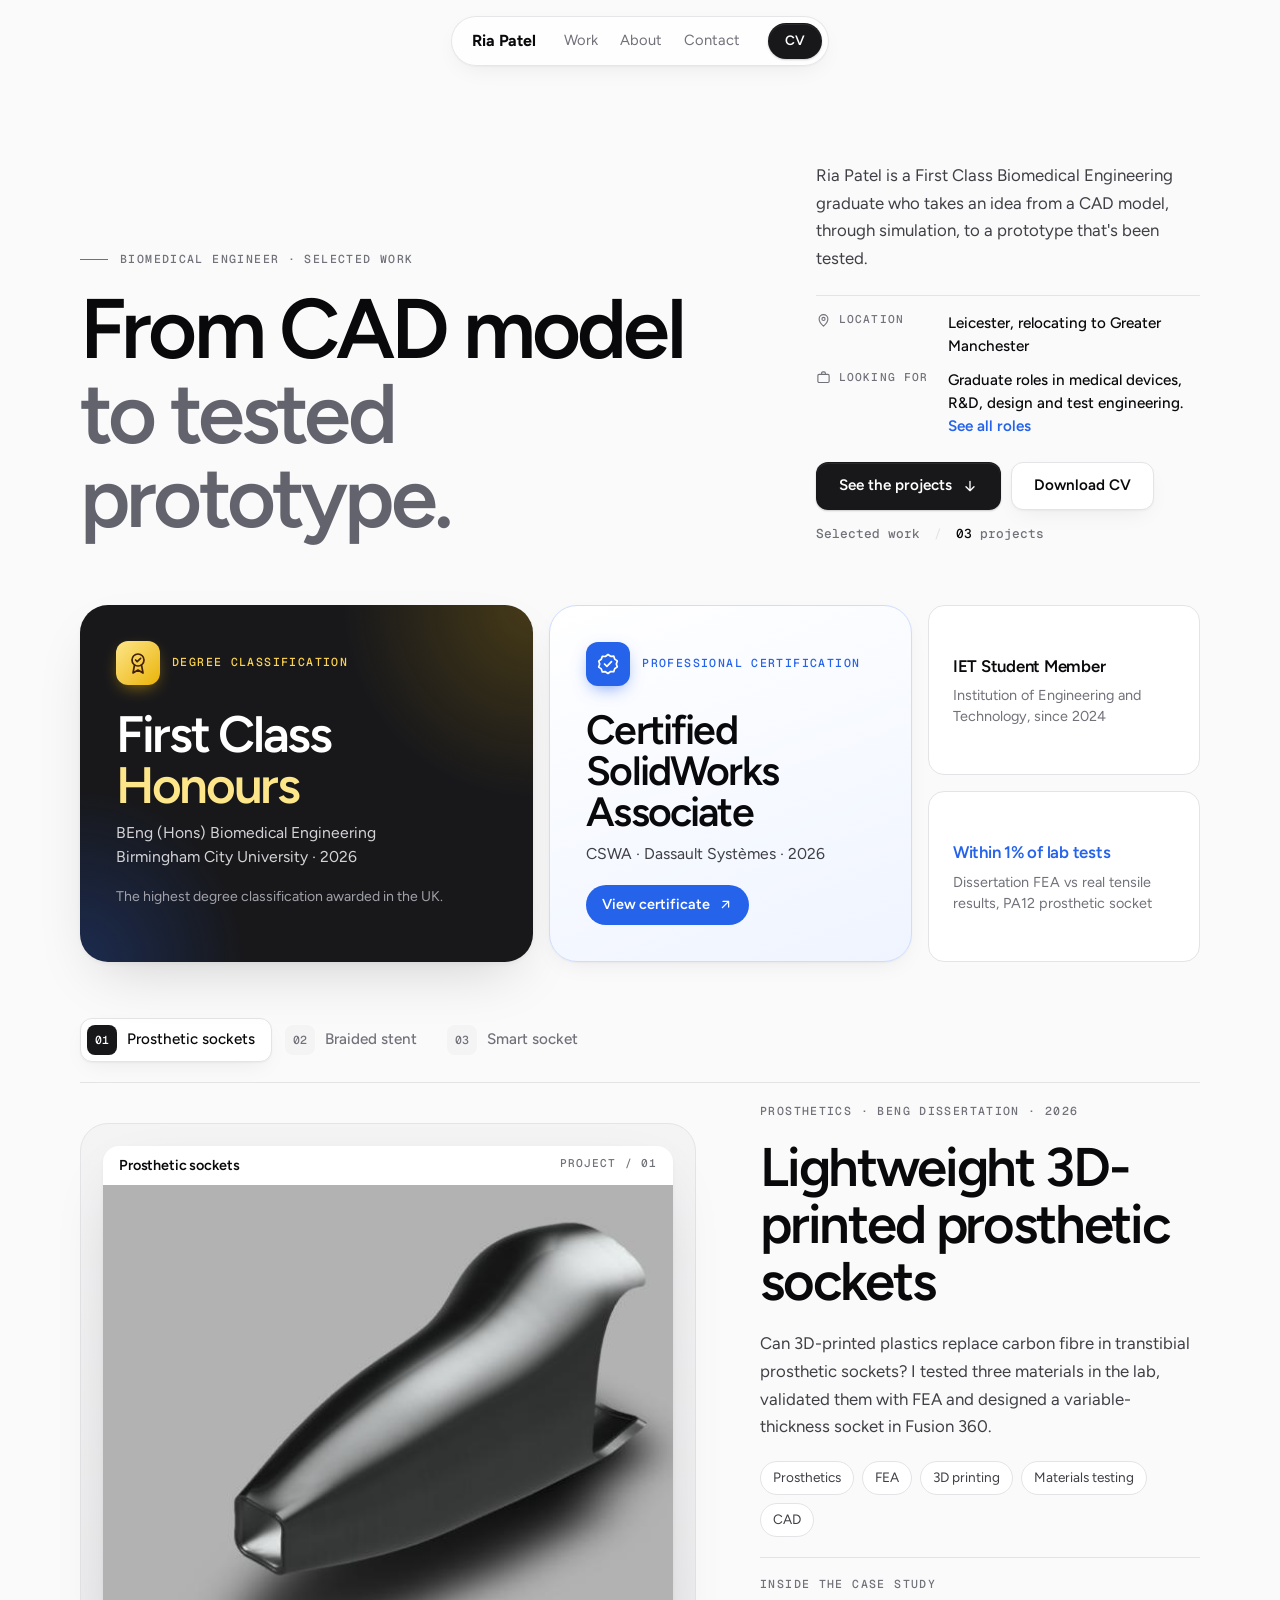
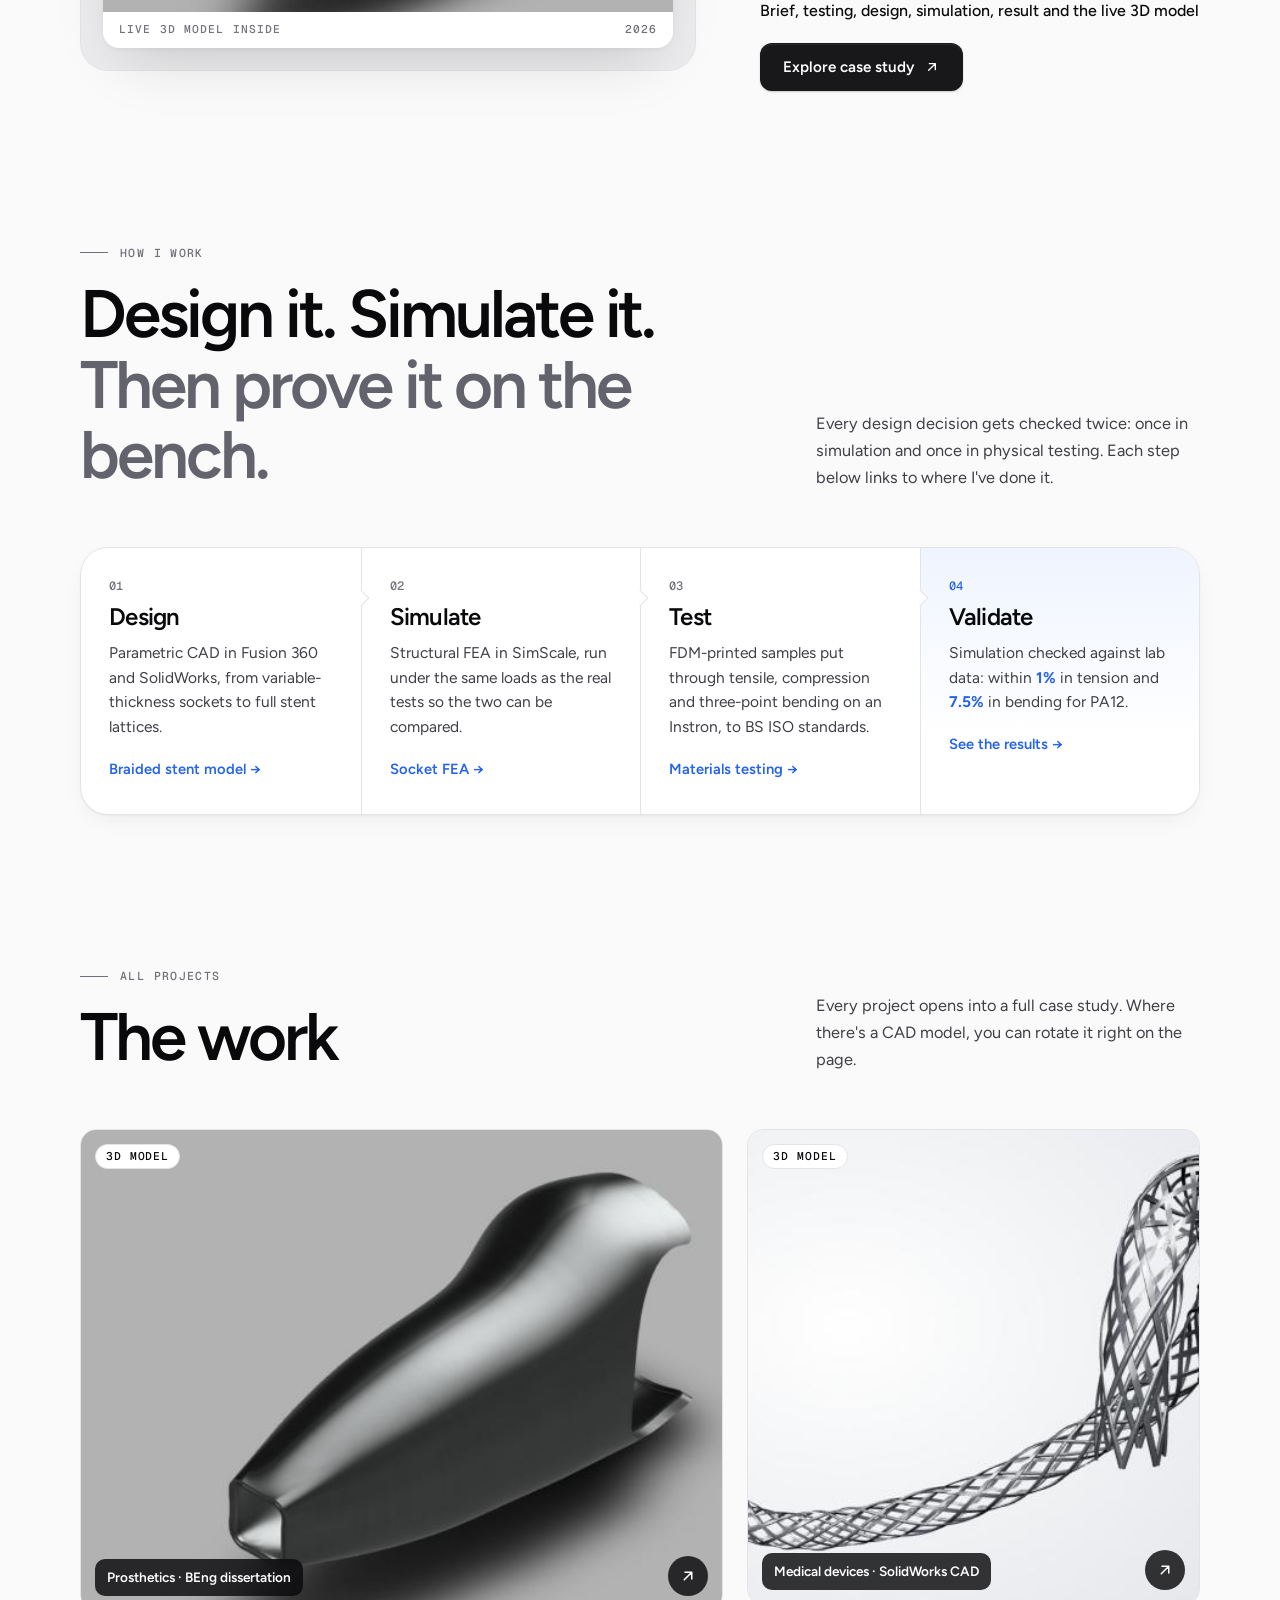
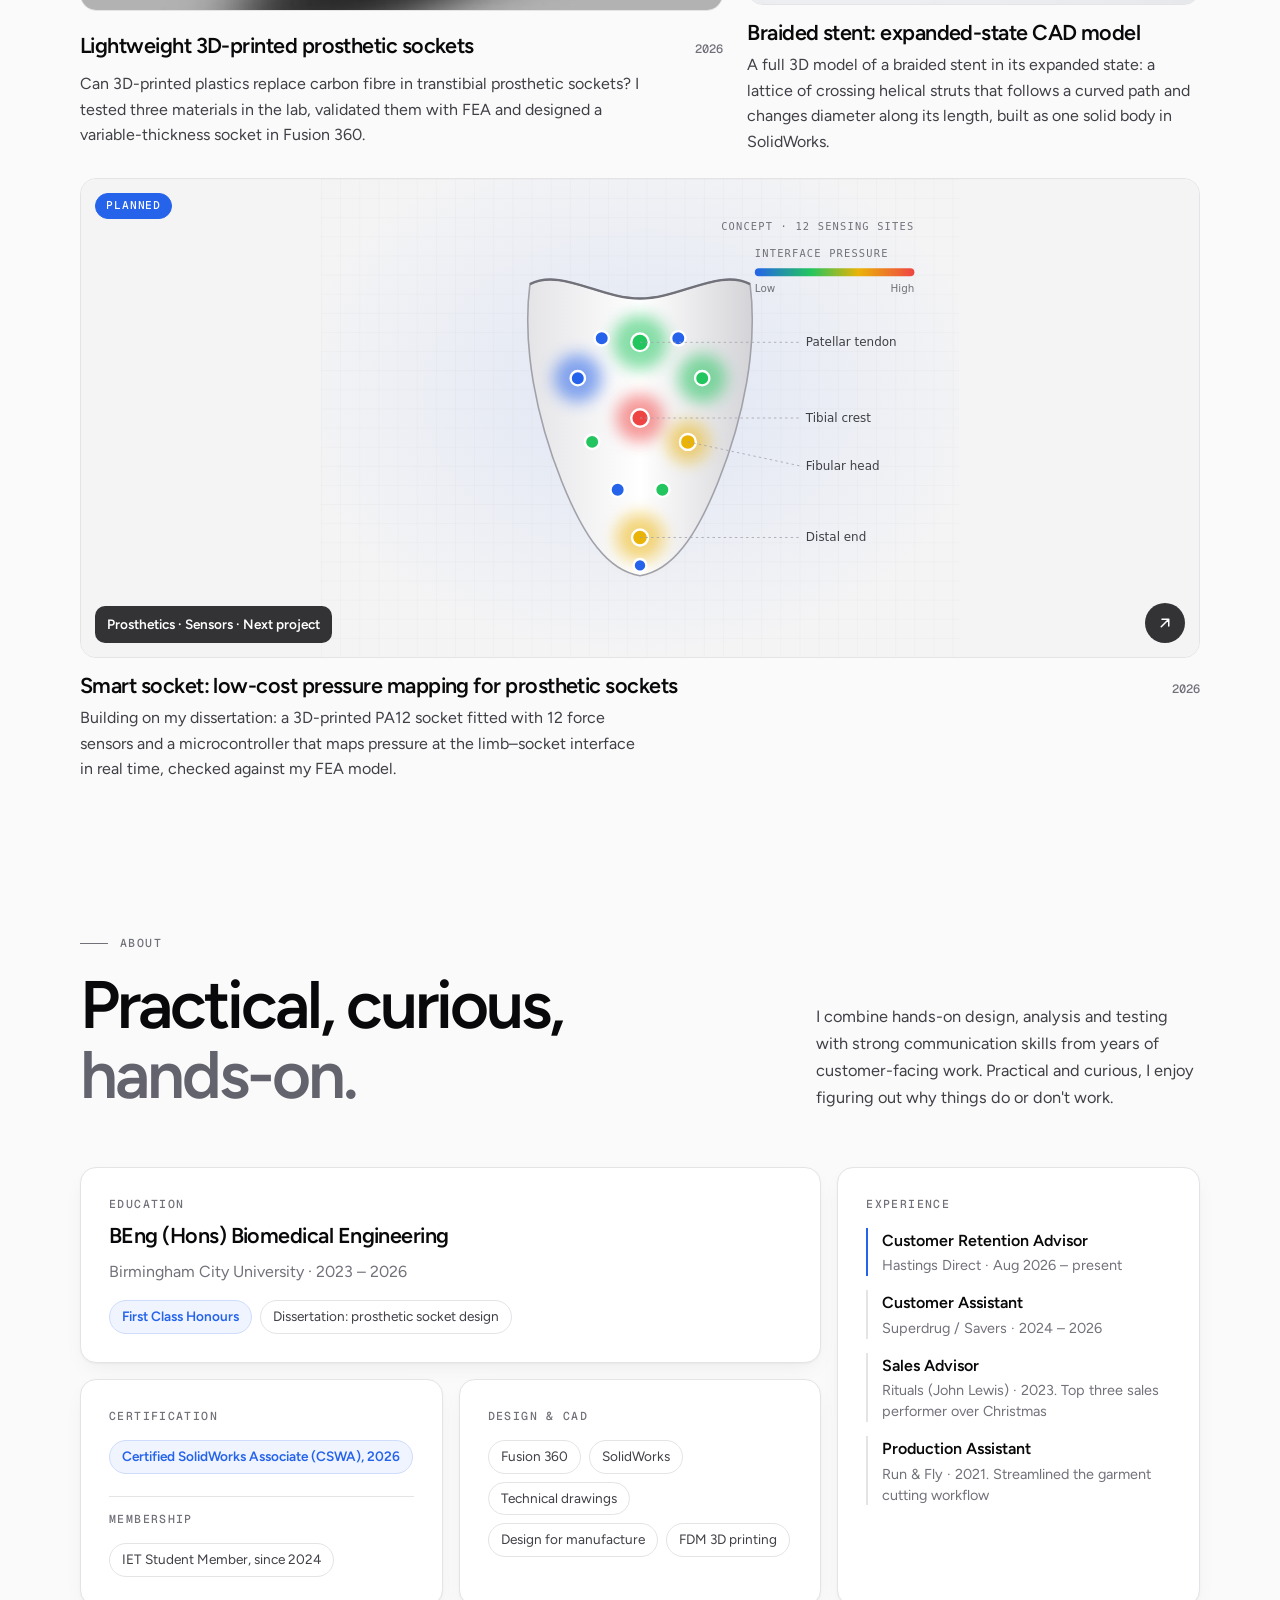
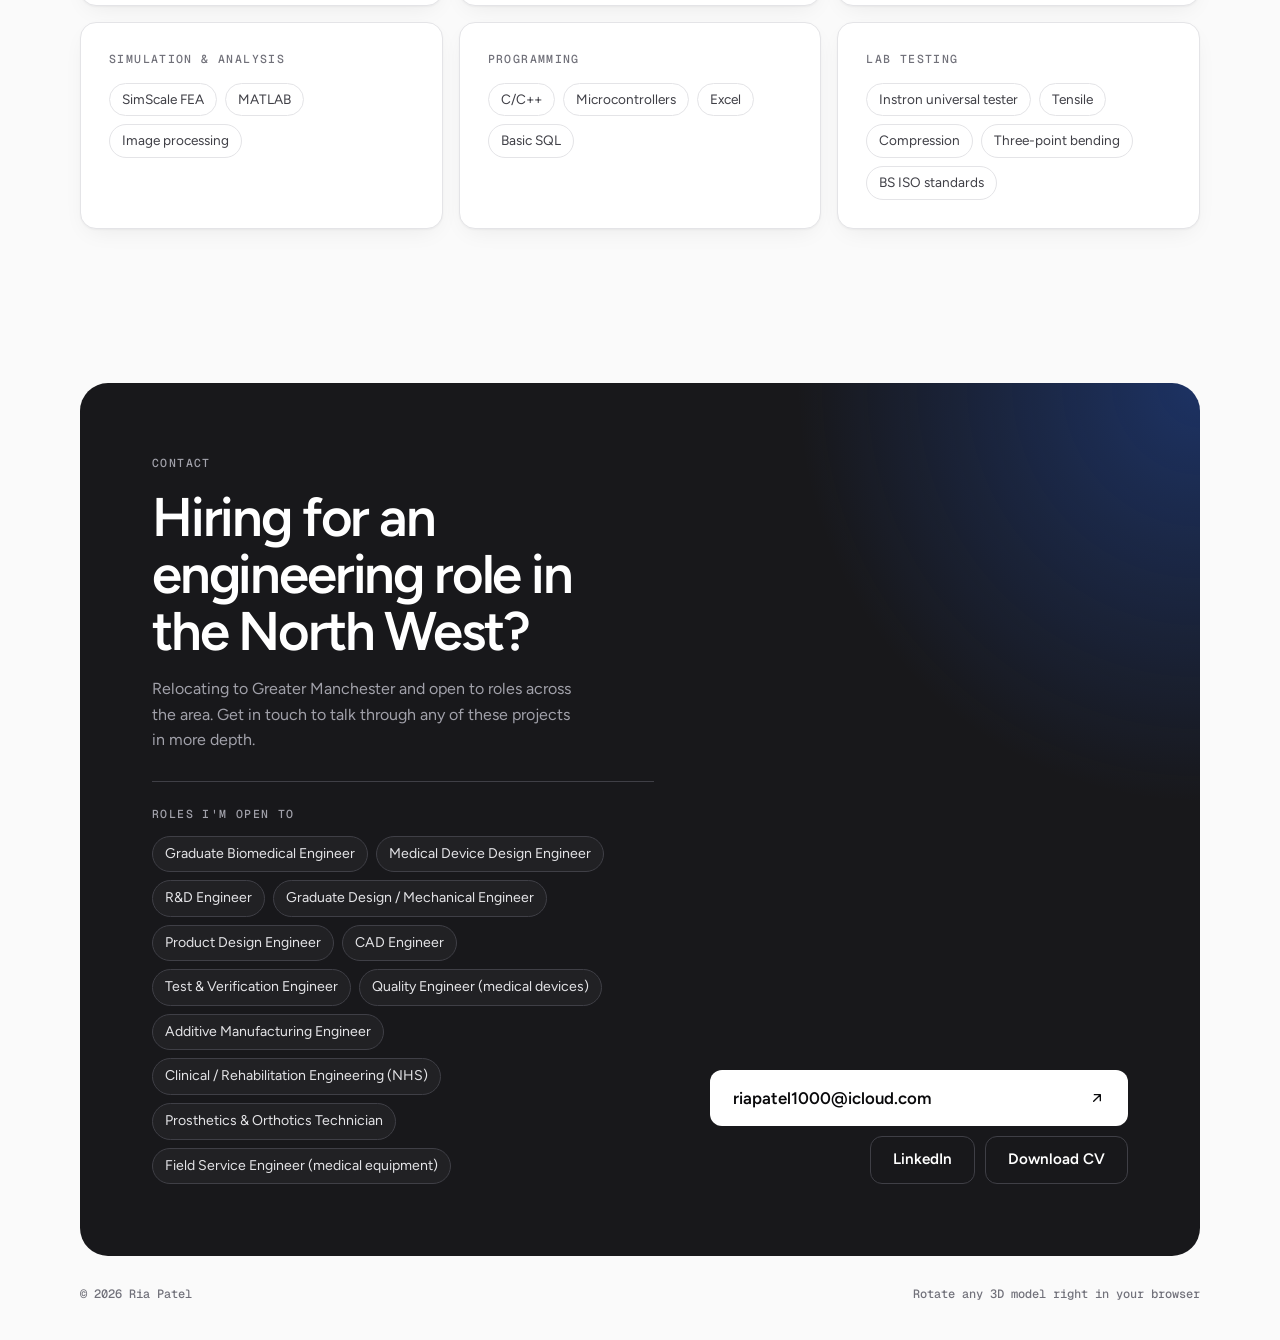
<file: index.html>
<!doctype html>
<html lang="en-GB">
<head>
  <meta charset="utf-8">
  <meta name="viewport" content="width=device-width, initial-scale=1">
  <title>Ria Patel | Biomedical Engineer</title>
  <meta name="description" content="Portfolio of Ria Patel, First Class BEng Biomedical Engineering graduate (Birmingham City University). Prosthetic socket design, FEA, 3D printing and mechanical testing.">
  <!-- Share previews (LinkedIn, WhatsApp, etc.). og:image must be a full URL; update it if the site moves to its own domain. -->
  <meta property="og:type" content="website">
  <meta property="og:title" content="Ria Patel | Biomedical Engineer">
  <meta property="og:description" content="First Class BEng Biomedical Engineering graduate. Prosthetic socket design, FEA, 3D printing and mechanical testing, with interactive 3D models.">
  <meta property="og:image" content="https://harryklrr.github.io/ria-patel-portfolio/images/og-image.png">
  <meta property="og:url" content="https://harryklrr.github.io/ria-patel-portfolio/">
  <meta property="og:image:width" content="1200">
  <meta property="og:image:height" content="630">
  <meta name="twitter:card" content="summary_large_image">
  <meta name="theme-color" content="#fafafa">
  <script type="application/ld+json">
  {
    "@context": "https://schema.org",
    "@type": "Person",
    "name": "Ria Patel",
    "jobTitle": "Biomedical Engineer",
    "email": "mailto:riapatel1000@icloud.com",
    "alumniOf": { "@type": "CollegeOrUniversity", "name": "Birmingham City University" },
    "knowsAbout": ["Biomedical engineering", "Prosthetics", "Finite element analysis", "SolidWorks", "Fusion 360", "3D printing", "Mechanical testing"],
    "sameAs": ["https://www.linkedin.com/in/riap07"]
  }
  </script>
  <link rel="preconnect" href="https://fonts.googleapis.com">
  <link rel="preconnect" href="https://fonts.gstatic.com" crossorigin>
  <link href="https://fonts.googleapis.com/css2?family=Figtree:ital,wght@0,400;0,500;0,600;0,700;1,500&family=Geist+Mono:wght@400;500&display=swap" rel="stylesheet">
  <link rel="icon" href="data:image/svg+xml,%3Csvg xmlns=%27http://www.w3.org/2000/svg%27 viewBox=%270 0 64 64%27%3E%3Crect width=%2764%27 height=%2764%27 rx=%2716%27 fill=%27%2318181b%27/%3E%3Ctext x=%2732%27 y=%2742%27 font-family=%27Arial%27 font-weight=%27700%27 font-size=%2726%27 fill=%27white%27 text-anchor=%27middle%27%3ERP%3C/text%3E%3C/svg%3E">
  <link rel="stylesheet" href="styles.css?v=20261109">
</head>
<body>
  <a class="skip" href="#main">Skip to content</a>

  <header class="nav">
    <div class="nav__pill">
      <a class="nav__brand" href="#top">Ria Patel</a>
      <nav class="nav__links" aria-label="Sections">
        <a href="#work">Work</a>
        <a href="#about">About</a>
        <a href="#contact">Contact</a>
      </nav>
      <a class="btn btn--dark btn--sm" href="cv.pdf" download>CV</a>
    </div>
  </header>

  <main id="main">
    <!-- HERO -->
    <section class="hero wrap" id="top">
      <div class="hero__top">
        <div>
          <p class="label"><span class="label__rule"></span>Biomedical engineer · Selected work</p>
          <h1 class="hero__title">From CAD model<br><span class="hero__soft">to tested prototype.</span></h1>
        </div>
        <div class="hero__aside">
          <p>Ria Patel is a First Class Biomedical Engineering graduate who takes an idea from a CAD model, through simulation, to a prototype that's been tested.</p>
          <dl class="hero__meta">
            <div>
              <dt><svg width="20" height="20" viewBox="0 0 24 24" aria-hidden="true"><path d="M12 21s-7-6.2-7-11.5a7 7 0 0 1 14 0C19 14.8 12 21 12 21Z"/><circle cx="12" cy="9.5" r="2.5"/></svg>Location</dt>
              <dd>Leicester, relocating to Greater Manchester</dd>
            </div>
            <div>
              <dt><svg width="20" height="20" viewBox="0 0 24 24" aria-hidden="true"><rect x="3" y="7" width="18" height="13" rx="2"/><path d="M9 7V5a2 2 0 0 1 2-2h2a2 2 0 0 1 2 2v2"/></svg>Looking for</dt>
              <dd>Graduate roles in medical devices, R&amp;D, design and test engineering. <a href="#roles">See all roles</a></dd>
            </div>
          </dl>
          <div class="hero__actions">
            <a class="btn btn--dark" href="#work">
              See the projects
              <svg width="20" height="20" viewBox="0 0 24 24" aria-hidden="true"><path d="M12 5v14M6 13l6 6 6-6"/></svg>
            </a>
            <a class="btn btn--outline" href="cv.pdf" download>Download CV</a>
          </div>
          <p class="hero__count">Selected work <span>/</span> <b data-count>0</b> projects</p>
        </div>
      </div>

      <!-- CREDENTIALS -->
      <section class="creds" aria-label="Qualifications">
        <article class="cred cred--degree">
          <div class="cred__top">
            <span class="cred__icon" aria-hidden="true">
              <svg width="20" height="20" viewBox="0 0 24 24"><circle cx="12" cy="9" r="6"/><path d="M8.5 13.8 7 22l5-3 5 3-1.5-8.2"/><path d="m9.6 9 1.6 1.6L14.6 7.4"/></svg>
            </span>
            <span class="cred__kicker">Degree classification</span>
          </div>
          <h2 class="cred__title">First Class <span>Honours</span></h2>
          <p class="cred__sub">BEng (Hons) Biomedical Engineering<br>Birmingham City University · 2026</p>
          <p class="cred__note">The highest degree classification awarded in the UK.</p>
        </article>

        <article class="cred cred--cert">
          <div class="cred__top">
            <span class="cred__icon" aria-hidden="true">
              <svg width="20" height="20" viewBox="0 0 24 24"><path d="M12 2.5 14.6 4.3l3.1-.2 1 3 2.6 1.8-1 3 1 3-2.6 1.8-1 3-3.1-.2L12 21.5l-2.6-1.8-3.1.2-1-3L2.7 15.1l1-3-1-3 2.6-1.8 1-3 3.1.2Z"/><path d="m8.5 12 2.4 2.4 4.6-4.8"/></svg>
            </span>
            <span class="cred__kicker">Professional certification</span>
          </div>
          <h2 class="cred__title">Certified SolidWorks Associate</h2>
          <p class="cred__sub">CSWA · Dassault Systèmes · 2026</p>
          <a class="cred__link" href="https://drive.google.com/file/d/1TvakxJ9kmY4eQ8DnAXnfN08E9pkClGsp/view?usp=drive_link" target="_blank" rel="noopener">
            View certificate
            <svg width="20" height="20" viewBox="0 0 24 24" aria-hidden="true"><path d="M7 17 17 7M8 7h9v9"/></svg>
          </a>
        </article>

        <div class="cred-side">
          <div class="cred-mini">
            <b>IET Student Member</b>
            <span>Institution of Engineering and Technology, since 2024</span>
          </div>
          <a class="cred-mini cred-mini--link" href="project.html#3d-printed-prosthetic-socket">
            <b>Within 1% of lab tests</b>
            <span>Dissertation FEA vs real tensile results, PA12 prosthetic socket</span>
          </a>
        </div>
      </section>

      <!-- Project switcher, built from projects.js -->
      <div class="tabs" role="tablist" aria-label="Featured projects" data-tabs></div>

      <article class="feature" data-feature>
        <a class="feature__visual" data-f-link>
          <div class="feature__frame">
            <div class="feature__bar">
              <span data-f-name></span>
              <span data-f-index></span>
            </div>
            <div class="feature__media" data-f-media></div>
            <div class="feature__foot">
              <span data-f-tool></span>
              <span data-f-year></span>
            </div>
          </div>
        </a>
        <div class="feature__info">
          <p class="label" data-f-field></p>
          <h2 class="feature__title" data-f-title></h2>
          <p class="feature__summary" data-f-summary></p>
          <ul class="pills" data-f-tags></ul>
          <div class="feature__note">
            <p class="label">Inside the case study</p>
            <p data-f-note></p>
          </div>
          <a class="btn btn--dark" data-f-cta>
            Explore case study
            <svg width="20" height="20" viewBox="0 0 24 24" aria-hidden="true"><path d="M7 17 17 7M8 7h9v9"/></svg>
          </a>
        </div>
      </article>
    </section>



    <!-- PROCESS -->
    <section class="section wrap" id="process">
      <div class="section__head">
        <div>
          <p class="label"><span class="label__rule"></span>How I work</p>
          <h2 class="section__title">Design it. Simulate it.<br><span class="hero__soft">Then prove it on the bench.</span></h2>
        </div>
        <p class="section__aside">Every design decision gets checked twice: once in simulation and once in physical testing. Each step below links to where I've done it.</p>
      </div>
      <ol class="process">
        <li class="step">
          <span class="step__num">01</span>
          <h3>Design</h3>
          <p>Parametric CAD in Fusion 360 and SolidWorks, from variable-thickness sockets to full stent lattices.</p>
          <a class="step__proof" href="project.html#braided-stent">Braided stent model <span aria-hidden="true">→</span></a>
        </li>
        <li class="step">
          <span class="step__num">02</span>
          <h3>Simulate</h3>
          <p>Structural FEA in SimScale, run under the same loads as the real tests so the two can be compared.</p>
          <a class="step__proof" href="project.html#3d-printed-prosthetic-socket">Socket FEA <span aria-hidden="true">→</span></a>
        </li>
        <li class="step">
          <span class="step__num">03</span>
          <h3>Test</h3>
          <p>FDM-printed samples put through tensile, compression and three-point bending on an Instron, to BS ISO standards.</p>
          <a class="step__proof" href="project.html#3d-printed-prosthetic-socket">Materials testing <span aria-hidden="true">→</span></a>
        </li>
        <li class="step step--accent">
          <span class="step__num">04</span>
          <h3>Validate</h3>
          <p>Simulation checked against lab data: within <b>1%</b> in tension and <b>7.5%</b> in bending for PA12.</p>
          <a class="step__proof" href="project.html#3d-printed-prosthetic-socket">See the results <span aria-hidden="true">→</span></a>
        </li>
      </ol>
    </section>

    <!-- WORK -->
    <section class="section wrap" id="work">
      <div class="section__head">
        <div>
          <p class="label"><span class="label__rule"></span>All projects</p>
          <h2 class="section__title">The work</h2>
        </div>
        <p class="section__aside">Every project opens into a full case study. Where there's a CAD model, you can rotate it right on the page.</p>
      </div>
      <div class="grid" data-cards></div>
    </section>

    <!-- ABOUT -->
    <section class="section wrap" id="about">
      <div class="section__head">
        <div>
          <p class="label"><span class="label__rule"></span>About</p>
          <h2 class="section__title">Practical, curious,<br><span class="hero__soft">hands-on.</span></h2>
        </div>
        <p class="section__aside">I combine hands-on design, analysis and testing with strong communication skills from years of customer-facing work. Practical and curious, I enjoy figuring out why things do or don't work.</p>
      </div>

      <div class="bento">
        <div class="tile tile--wide">
          <p class="label">Education</p>
          <h3>BEng (Hons) Biomedical Engineering</h3>
          <p>Birmingham City University · 2023 – 2026</p>
          <ul class="pills"><li class="pill pill--accent">First Class Honours</li><li class="pill">Dissertation: prosthetic socket design</li></ul>
        </div>
        <div class="tile tile--tall">
          <p class="label">Experience</p>
          <ul class="jobs">
            <li><b>Customer Retention Advisor</b><span>Hastings Direct · Aug 2026 – present</span></li>
            <li><b>Customer Assistant</b><span>Superdrug / Savers · 2024 – 2026</span></li>
            <li><b>Sales Advisor</b><span>Rituals (John Lewis) · 2023. Top three sales performer over Christmas</span></li>
            <li><b>Production Assistant</b><span>Run &amp; Fly · 2021. Streamlined the garment cutting workflow</span></li>
          </ul>
        </div>
        <div class="tile">
          <p class="label">Certification</p>
          <ul class="pills"><li class="pill pill--accent">Certified SolidWorks Associate (CSWA), 2026</li></ul>
          <p class="label tile__sub">Membership</p>
          <ul class="pills"><li class="pill">IET Student Member, since 2024</li></ul>
        </div>
        <div class="tile">
          <p class="label">Design &amp; CAD</p>
          <ul class="pills"><li class="pill">Fusion 360</li><li class="pill">SolidWorks</li><li class="pill">Technical drawings</li><li class="pill">Design for manufacture</li><li class="pill">FDM 3D printing</li></ul>
        </div>
        <div class="tile">
          <p class="label">Simulation &amp; analysis</p>
          <ul class="pills"><li class="pill">SimScale FEA</li><li class="pill">MATLAB</li><li class="pill">Image processing</li></ul>
        </div>
        <div class="tile">
          <p class="label">Programming</p>
          <ul class="pills"><li class="pill">C/C++</li><li class="pill">Microcontrollers</li><li class="pill">Excel</li><li class="pill">Basic SQL</li></ul>
        </div>
        <div class="tile">
          <p class="label">Lab testing</p>
          <ul class="pills"><li class="pill">Instron universal tester</li><li class="pill">Tensile</li><li class="pill">Compression</li><li class="pill">Three-point bending</li><li class="pill">BS ISO standards</li></ul>
        </div>
      </div>
    </section>

    <!-- CONTACT -->
    <section class="wrap" id="contact">
      <div class="cta-panel">
        <div>
          <p class="label label--light">Contact</p>
          <h2 class="cta-panel__title">Hiring for an engineering role in the North West?</h2>
          <p class="cta-panel__text">Relocating to Greater Manchester and open to roles across the area. Get in touch to talk through any of these projects in more depth.</p>
          <div class="roles" id="roles">
            <p class="label label--light">Roles I'm open to</p>
            <ul>
              <li>Graduate Biomedical Engineer</li>
              <li>Medical Device Design Engineer</li>
              <li>R&amp;D Engineer</li>
              <li>Graduate Design / Mechanical Engineer</li>
              <li>Product Design Engineer</li>
              <li>CAD Engineer</li>
              <li>Test &amp; Verification Engineer</li>
              <li>Quality Engineer (medical devices)</li>
              <li>Additive Manufacturing Engineer</li>
              <li>Clinical / Rehabilitation Engineering (NHS)</li>
              <li>Prosthetics &amp; Orthotics Technician</li>
              <li>Field Service Engineer (medical equipment)</li>
            </ul>
          </div>
        </div>
        <div class="cta-panel__actions">
          <a class="btn btn--light" href="mailto:riapatel1000@icloud.com">
            riapatel1000@icloud.com
            <svg width="20" height="20" viewBox="0 0 24 24" aria-hidden="true"><path d="M7 17 17 7M8 7h9v9"/></svg>
          </a>
          <a class="btn btn--ghost-light" href="https://www.linkedin.com/in/riap07" target="_blank" rel="noopener">LinkedIn</a>
          <a class="btn btn--ghost-light" href="cv.pdf" download>Download CV</a>
        </div>
      </div>
    </section>
  </main>

  <footer class="foot wrap">
    <span>© <span data-year></span> Ria Patel</span>
    <span>Rotate any 3D model right in your browser</span>
  </footer>

  <script src="projects.js?v=20261109"></script>
  <script src="script.js?v=20261109"></script>
</body>
</html>
</file>
<file: styles.css>
:root {
  --bg: #fafafa;
  --surface: #ffffff;
  --muted: #f4f4f5;
  --muted-2: #e8ecf0;
  --border: #e4e4e7;
  --fg: #09090b;
  --fg-2: #3f3f46;
  --fg-3: #71717a;
  --dark: #18181b;
  --accent: #2563eb;
  --accent-soft: #eff4ff;

  --font: "Figtree", system-ui, sans-serif;
  --mono: "Geist Mono", ui-monospace, monospace;

  --r-sm: 10px;
  --r-md: 16px;
  --r-lg: 28px;
  --shadow: 0 1px 2px rgba(9, 9, 11, .04), 0 8px 24px -8px rgba(9, 9, 11, .08);
  --shadow-lg: 0 2px 4px rgba(9, 9, 11, .04), 0 24px 60px -20px rgba(9, 9, 11, .18);
  --ease: cubic-bezier(.22, 1, .36, 1);
  --wrap: 1200px;
  --gutter: clamp(16px, 4vw, 40px);
}

*, *::before, *::after { box-sizing: border-box; }
html { scroll-behavior: smooth; scroll-padding-top: 96px; }
body {
  margin: 0;
  background: var(--bg);
  color: var(--fg);
  font: 400 1rem/1.6 var(--font);
  -webkit-font-smoothing: antialiased;
}
img, iframe, svg { display: block; }
a { color: inherit; }
h1, h2, h3 { margin: 0; font-weight: 600; letter-spacing: -.03em; line-height: 1.05; }
p { margin: 0; }
ul { margin: 0; padding: 0; list-style: none; }
:focus-visible { outline: 2px solid var(--accent); outline-offset: 3px; border-radius: 6px; }

.skip { position: absolute; left: 16px; top: -60px; background: var(--fg); color: #fff; padding: 10px 14px; border-radius: 8px; z-index: 100; }
.skip:focus { top: 12px; }
.wrap { width: 100%; max-width: var(--wrap); margin: 0 auto; padding: 0 var(--gutter); }

/* ---------- Small parts ---------- */
.label {
  display: flex; align-items: center; gap: 12px;
  font: 500 .72rem/1.4 var(--mono);
  letter-spacing: .12em;
  text-transform: uppercase;
  color: var(--fg-3);
}
.label__rule { width: 28px; height: 1px; background: var(--fg-3); }
.label--light { color: #a1a1aa; }

.pills { display: flex; flex-wrap: wrap; gap: 8px; }
.pill {
  padding: 5px 12px;
  border: 1px solid var(--border);
  border-radius: 999px;
  background: var(--surface);
  font-size: .85rem; color: var(--fg-2);
}
.pill--accent { background: var(--accent-soft); border-color: #cfdcfc; color: var(--accent); font-weight: 600; }

.btn {
  display: inline-flex; align-items: center; justify-content: center; gap: 10px;
  min-height: 48px; padding: 0 22px;
  border-radius: 12px;
  border: 1px solid transparent;
  font: 600 .95rem/1 var(--font);
  text-decoration: none;
  cursor: pointer;
  transition: transform .2s var(--ease), background .2s, box-shadow .2s, border-color .2s;
}
.btn svg { width: 16px; height: 16px; fill: none; stroke: currentColor; stroke-width: 2; stroke-linecap: round; stroke-linejoin: round; transition: transform .25s var(--ease); }
.btn:hover svg { transform: translate(2px, -2px); }
.btn:active { transform: scale(.97); }
.btn--sm { min-height: 36px; padding: 0 16px; border-radius: 999px; font-size: .85rem; }
.btn--dark { background: var(--dark); color: #fff; box-shadow: 0 1px 2px rgba(0,0,0,.2), inset 0 1px 0 rgba(255,255,255,.08); }
.btn--dark:hover { background: #27272a; }
.btn--light { background: #fff; color: var(--fg); }
.btn--light:hover { background: #f4f4f5; }
.btn--ghost-light { color: #fff; border-color: #3f3f46; }
.btn--ghost-light:hover { border-color: #a1a1aa; }

/* ---------- Floating nav ---------- */
.nav { position: sticky; top: 16px; z-index: 50; display: flex; justify-content: center; padding: 0 var(--gutter); }
.nav__pill {
  display: flex; align-items: center; gap: 28px;
  padding: 6px 6px 6px 20px;
  background: rgba(255, 255, 255, .78);
  backdrop-filter: saturate(1.6) blur(14px);
  -webkit-backdrop-filter: saturate(1.6) blur(14px);
  border: 1px solid rgba(228, 228, 231, .9);
  border-radius: 999px;
  box-shadow: var(--shadow);
}
.nav__brand { font-weight: 700; text-decoration: none; letter-spacing: -.01em; }
.nav__links { display: flex; gap: 22px; }
.nav__links a { text-decoration: none; font-size: .92rem; color: var(--fg-3); transition: color .2s; }
.nav__links a:hover { color: var(--fg); }

/* ---------- Hero ---------- */
.hero { padding-top: clamp(56px, 9vw, 112px); }
.hero__top { display: grid; grid-template-columns: minmax(0, 7fr) minmax(0, 4fr); gap: 32px 64px; align-items: end; }
.hero__title { margin-top: 20px; font-size: clamp(2.6rem, 6.6vw, 5.4rem); letter-spacing: -.045em; line-height: 1; }
.hero__soft { color: #63636e; } /* about 5.7:1 on the page background */
.hero__aside p:first-child { color: var(--fg-2); font-size: 1.05rem; line-height: 1.65; }
.hero__count { margin-top: 18px; font: 500 .8rem/1 var(--mono); color: var(--fg-3); }
.hero__count span { margin: 0 6px; color: var(--border); }
.hero__count b { color: var(--fg); font-weight: 500; }

/* project tabs */
.tabs {
  display: flex; gap: 6px; flex-wrap: wrap;
  margin: clamp(40px, 5vw, 56px) 0 20px;
  padding-bottom: 20px;
  border-bottom: 1px solid var(--border);
}
.tab {
  display: inline-flex; align-items: center; gap: 10px;
  min-height: 44px; padding: 6px 16px 6px 6px;
  border: 1px solid transparent; border-radius: 12px;
  background: transparent;
  font: 500 .95rem/1 var(--font); color: var(--fg-3);
  cursor: pointer;
  transition: background .2s, color .2s, border-color .2s, box-shadow .2s;
}
.tab__num {
  display: grid; place-items: center; width: 30px; height: 30px; border-radius: 8px;
  background: var(--muted); font: 500 .72rem/1 var(--mono); color: var(--fg-3);
  transition: background .2s, color .2s;
}
.tab:hover { color: var(--fg); }
.tab[aria-selected="true"] { background: var(--surface); border-color: var(--border); color: var(--fg); box-shadow: var(--shadow); }
.tab[aria-selected="true"] .tab__num { background: var(--dark); color: #fff; }

/* featured project */
.feature { display: grid; grid-template-columns: minmax(0, 7fr) minmax(0, 5fr); gap: clamp(28px, 5vw, 64px); align-items: center; }
.feature.is-swapping .feature__visual, .feature.is-swapping .feature__info { opacity: 0; transform: translateY(8px); }
.feature__visual, .feature__info { transition: opacity .28s var(--ease), transform .28s var(--ease); }
.feature__visual {
  display: block; text-decoration: none;
  padding: clamp(14px, 2vw, 22px);
  border-radius: var(--r-lg);
  background: linear-gradient(180deg, #f4f4f5, #ececee);
  border: 1px solid var(--border);
}
.feature__frame {
  border-radius: var(--r-md);
  background: var(--surface);
  box-shadow: var(--shadow-lg);
  overflow: hidden;
  transition: transform .5s var(--ease), box-shadow .5s var(--ease);
}
.feature__visual:hover .feature__frame { transform: translateY(-4px) rotate(-.4deg); }
.feature__bar, .feature__foot {
  display: flex; justify-content: space-between;
  padding: 12px 16px;
  font: 500 .7rem/1 var(--mono); letter-spacing: .1em; text-transform: uppercase; color: var(--fg-3);
}
.feature__bar span:first-child { color: var(--fg); font-family: var(--font); font-size: .9rem; letter-spacing: -.01em; text-transform: none; font-weight: 600; }
.feature__media { aspect-ratio: 4 / 3; background: #e9e9ea; overflow: hidden; }
.feature__media img { width: 100%; height: 100%; object-fit: cover; }
.feature__info { display: grid; gap: 20px; justify-items: start; }
.feature__title { font-size: clamp(2.2rem, 4.4vw, 3.4rem); letter-spacing: -.04em; }
.feature__summary { color: var(--fg-2); font-size: 1.05rem; line-height: 1.65; max-width: 44ch; }
.feature__note { width: 100%; padding-top: 18px; border-top: 1px solid var(--border); display: grid; gap: 6px; }
.feature__note p:last-child { font-weight: 500; }

/* placeholder art when a project has no picture yet */
.blank {
  display: grid; place-items: center; width: 100%; height: 100%;
  background:
    radial-gradient(circle at 50% 40%, rgba(37, 99, 235, .10), transparent 60%),
    repeating-linear-gradient(0deg, transparent 0 23px, rgba(9,9,11,.05) 23px 24px),
    repeating-linear-gradient(90deg, transparent 0 23px, rgba(9,9,11,.05) 23px 24px),
    #f4f4f5;
  font: 500 .75rem/1 var(--mono); letter-spacing: .12em; text-transform: uppercase; color: var(--fg-3);
}

/* ---------- Credentials strip ---------- */
.creds {
  display: grid; grid-template-columns: minmax(0, 5fr) minmax(0, 4fr) minmax(0, 3fr);
  gap: 16px;
  margin-top: clamp(40px, 5vw, 64px);
}
.cred {
  position: relative;
  display: grid; align-content: start; gap: 10px;
  padding: clamp(24px, 3vw, 36px);
  border-radius: var(--r-lg);
  overflow: hidden;
}
.cred__top { display: flex; align-items: center; gap: 12px; margin-bottom: 14px; }
.cred__icon { display: grid; place-items: center; width: 44px; height: 44px; border-radius: 12px; flex: none; }
.cred__icon svg { width: 24px; height: 24px; fill: none; stroke: currentColor; stroke-width: 1.7; stroke-linecap: round; stroke-linejoin: round; }
.cred__kicker { font: 500 .72rem/1.3 var(--mono); letter-spacing: .12em; text-transform: uppercase; }
.cred__title { font-size: clamp(1.9rem, 3.2vw, 2.7rem); font-weight: 600; letter-spacing: -.045em; line-height: 1; }
.cred__sub { font-size: .98rem; line-height: 1.55; }
.cred__note { margin-top: 6px; font-size: .88rem; }

/* First Class: the headline credential */
.cred--degree {
  background:
    radial-gradient(ellipse 70% 90% at 100% 0%, rgba(234, 179, 8, .22), transparent 60%),
    radial-gradient(ellipse 60% 80% at 0% 100%, rgba(37, 99, 235, .25), transparent 60%),
    var(--dark);
  color: #fff;
  box-shadow: var(--shadow-lg);
}
.cred--degree .cred__icon { background: linear-gradient(135deg, #fde68a, #eab308); color: #422006; box-shadow: 0 6px 18px -6px rgba(234, 179, 8, .7); }
.cred--degree .cred__kicker { color: #fcd34d; }
/* solid colours, not gradient text: Safari can drop background-clip:text during the fade-in */
.cred--degree .cred__title { font-size: clamp(2.2rem, 4vw, 3.3rem); color: #fff; }
.cred--degree .cred__title span { color: #fde68a; }
.cred--degree .cred__sub { color: #d4d4d8; }
.cred--degree .cred__note { color: #a1a1aa; }

/* CSWA: certified */
.cred--cert {
  background: linear-gradient(160deg, #ffffff 0%, var(--accent-soft) 100%);
  border: 1px solid #cfdcfc;
  box-shadow: var(--shadow);
}
.cred--cert .cred__icon { background: var(--accent); color: #fff; box-shadow: 0 6px 18px -6px rgba(37, 99, 235, .7); }
.cred--cert .cred__kicker { color: var(--accent); }
.cred--cert .cred__sub { color: var(--fg-2); }
.cred__link {
  display: inline-flex; align-items: center; gap: 8px; justify-self: start;
  margin-top: 8px; min-height: 40px; padding: 0 16px;
  border-radius: 999px; background: var(--accent); color: #fff;
  font-weight: 600; font-size: .9rem; text-decoration: none;
  transition: background .2s, transform .2s var(--ease);
}
.cred__link svg { width: 15px; height: 15px; fill: none; stroke: currentColor; stroke-width: 2; stroke-linecap: round; stroke-linejoin: round; transition: transform .25s var(--ease); }
.cred__link:hover { background: #1d4ed8; }
.cred__link:hover svg { transform: translate(2px, -2px); }

/* supporting items */
.cred-side { display: grid; gap: 16px; }
.cred-mini {
  display: grid; align-content: center; gap: 6px;
  padding: 22px 24px;
  border-radius: var(--r-md);
  background: var(--surface); border: 1px solid var(--border);
}
.cred-mini--link { text-decoration: none; color: inherit; transition: border-color .2s, transform .25s var(--ease), box-shadow .25s; }
.cred-mini--link:hover { border-color: #cfdcfc; transform: translateY(-2px); box-shadow: var(--shadow); }
.cred-mini--link b { color: var(--accent); }
.cred-mini b { font-weight: 600; font-size: 1.05rem; letter-spacing: -.015em; }
.cred-mini span { color: var(--fg-3); font-size: .9rem; line-height: 1.45; }

/* ---------- Sections ---------- */
.section { padding-top: clamp(96px, 12vw, 160px); }
.section__head { display: grid; grid-template-columns: minmax(0, 7fr) minmax(0, 4fr); gap: 24px 64px; align-items: end; margin-bottom: clamp(36px, 5vw, 56px); }
.section__title { margin-top: 18px; font-size: clamp(2.4rem, 5.4vw, 4.2rem); letter-spacing: -.045em; }
.section__aside { color: var(--fg-2); font-size: 1.02rem; line-height: 1.65; }

/* location + target roles */
.hero__meta { display: grid; gap: 12px; margin: 22px 0 0; padding: 16px 0 0; border-top: 1px solid var(--border); }
.hero__meta div { display: grid; grid-template-columns: 120px 1fr; gap: 12px; align-items: baseline; }
.hero__meta dt { display: flex; align-items: center; gap: 8px; font: 500 .7rem/1.4 var(--mono); letter-spacing: .1em; text-transform: uppercase; color: var(--fg-3); }
.hero__meta dt svg { width: 15px; height: 15px; flex: none; fill: none; stroke: currentColor; stroke-width: 1.8; stroke-linecap: round; stroke-linejoin: round; }
.hero__meta dd { margin: 0; font-size: .95rem; font-weight: 500; color: var(--fg); line-height: 1.5; }
.hero__meta a { color: var(--accent); font-weight: 600; text-decoration: none; white-space: nowrap; }
.hero__meta a:hover { text-decoration: underline; }

.roles { margin-top: 28px; padding-top: 24px; border-top: 1px solid #3f3f46; }
.roles ul { display: flex; flex-wrap: wrap; gap: 8px; margin-top: 14px; }
.roles li { padding: 6px 12px; border-radius: 999px; border: 1px solid #3f3f46; background: rgba(255, 255, 255, .04); color: #e4e4e7; font-size: .88rem; }

/* hero buttons */
.hero__actions { display: flex; flex-wrap: wrap; gap: 10px; margin-top: 24px; }
.btn--outline { background: var(--surface); color: var(--fg); border-color: var(--border); box-shadow: var(--shadow); }
.btn--outline:hover { border-color: #a1a1aa; }
.hero__actions .btn:hover svg { transform: translateY(2px); }

/* ---------- Process ---------- */
.process {
  display: grid; grid-template-columns: repeat(4, minmax(0, 1fr));
  border-radius: var(--r-lg);
  background: var(--surface); border: 1px solid var(--border); box-shadow: var(--shadow);
  overflow: hidden;
  margin: 0; padding: 0; list-style: none;
}
.step { position: relative; display: grid; align-content: start; gap: 12px; padding: 32px 28px; }
.step + .step { border-left: 1px solid var(--border); }
/* connector arrow between steps */
.step + .step::before {
  content: ""; position: absolute; left: -7px; top: 44px;
  width: 12px; height: 12px; background: var(--surface);
  border-top: 1px solid var(--border); border-right: 1px solid var(--border);
  transform: rotate(45deg);
}
.step__num { font: 500 .75rem/1 var(--mono); color: var(--fg-3); }
.step h3 { font-size: 1.5rem; letter-spacing: -.03em; }
.step p { color: var(--fg-2); font-size: .97rem; line-height: 1.6; }
.step p b { color: var(--accent); font-weight: 700; }
.step__proof { margin-top: 6px; justify-self: start; font-weight: 600; font-size: .92rem; color: var(--accent); text-decoration: none; }
.step__proof span { display: inline-block; transition: transform .25s var(--ease); }
.step__proof:hover span { transform: translateX(3px); }
.step--accent { background: linear-gradient(180deg, var(--accent-soft), var(--surface) 70%); }
.step--accent .step__num { color: var(--accent); }

/* ---------- Project grid ---------- */
.grid { display: grid; grid-template-columns: repeat(12, minmax(0, 1fr)); gap: clamp(16px, 2vw, 24px); }
.card { grid-column: span 6; display: grid; gap: 16px; text-decoration: none; color: inherit; }
.grid .card:nth-child(4n + 1), .grid .card:nth-child(4n + 4) { grid-column: span 7; }
.grid .card:nth-child(4n + 2), .grid .card:nth-child(4n + 3) { grid-column: span 5; }
.grid .card:only-child, .grid .card:last-child:nth-child(odd) { grid-column: 1 / -1; }
.card__media {
  position: relative;
  aspect-ratio: 4 / 3;
  border-radius: var(--r-md);
  overflow: hidden;
  background: #e9e9ea;
  border: 1px solid var(--border);
}
/* narrow cards get a taller ratio so both images in a row are the same height */
.grid .card:nth-child(4n + 2) .card__media, .grid .card:nth-child(4n + 3) .card__media { aspect-ratio: 19 / 20; }
.grid .card:last-child:nth-child(odd) .card__media, .grid .card:only-child .card__media { aspect-ratio: 21 / 9; }
.card__media img { width: 100%; height: 100%; object-fit: cover; transition: transform .7s var(--ease); }
/* diagrams (SVG) are shown whole rather than cropped */
.card__media img[src$=".svg"] { object-fit: contain; background: #f4f4f5; }
.card__tag, .card__arrow {
  position: absolute; bottom: 14px;
  background: rgba(9, 9, 11, .82); color: #fff;
  backdrop-filter: blur(8px);
}
.card__tag { left: 14px; padding: 8px 12px; border-radius: 10px; font-size: .85rem; font-weight: 600; }
.card__arrow { right: 14px; display: grid; place-items: center; width: 40px; height: 40px; border-radius: 50%; transition: transform .35s var(--ease), background .2s; }
.card__arrow svg { width: 18px; height: 18px; fill: none; stroke: currentColor; stroke-width: 2; stroke-linecap: round; stroke-linejoin: round; }
.card__badge { position: absolute; top: 14px; left: 14px; padding: 6px 10px; border-radius: 999px; background: #fff; border: 1px solid var(--border); font: 500 .7rem/1 var(--mono); letter-spacing: .08em; text-transform: uppercase; }
.card:hover .card__media img { transform: scale(1.04); }
.card:hover .card__arrow { transform: rotate(45deg); background: var(--accent); }
.card__meta { display: flex; justify-content: space-between; gap: 16px; align-items: baseline; }
.card__meta h3 { font-size: 1.35rem; letter-spacing: -.025em; }
.card__meta span { font: 500 .75rem/1 var(--mono); color: var(--fg-3); white-space: nowrap; }
.card__summary { color: var(--fg-2); max-width: 56ch; margin-top: -8px; }

/* ---------- About bento ---------- */
.bento { display: grid; grid-template-columns: repeat(3, minmax(0, 1fr)); gap: 16px; }
.tile {
  display: grid; align-content: start; gap: 12px;
  padding: 28px;
  border-radius: var(--r-md);
  background: var(--surface);
  border: 1px solid var(--border);
  box-shadow: var(--shadow);
}
.tile--wide { grid-column: span 2; }
.tile--tall { grid-row: span 2; }
.tile__sub { margin-top: 10px; padding-top: 14px; border-top: 1px solid var(--border); }
.jobs { display: grid; gap: 14px; margin-top: 4px; }
.jobs li { display: grid; gap: 2px; padding-left: 14px; border-left: 2px solid var(--border); }
.jobs li:first-child { border-color: var(--accent); }
.jobs b { font-weight: 600; }
.jobs span { color: var(--fg-3); font-size: .9rem; line-height: 1.45; }
.tile h3 { font-size: 1.35rem; letter-spacing: -.025em; }
.tile > p:not(.label) { color: var(--fg-3); }
.tile .pills { margin-top: 4px; }

/* ---------- Contact panel ---------- */
#contact { padding-top: clamp(96px, 12vw, 160px); }
.cta-panel {
  display: grid; grid-template-columns: minmax(0, 6fr) minmax(0, 5fr); gap: 32px 56px; align-items: end;
  padding: clamp(32px, 6vw, 72px);
  border-radius: var(--r-lg);
  background:
    radial-gradient(ellipse 60% 80% at 100% 0%, rgba(37, 99, 235, .35), transparent 60%),
    var(--dark);
  color: #fff;
  overflow: hidden;
}
.cta-panel__title { margin-top: 18px; font-size: clamp(2rem, 4.4vw, 3.4rem); letter-spacing: -.04em; }
.cta-panel__text { margin-top: 16px; color: #a1a1aa; max-width: 42ch; }
.cta-panel__actions { display: flex; flex-wrap: wrap; gap: 10px; justify-content: flex-end; }
.cta-panel__actions .btn--light { flex-basis: 100%; justify-content: space-between; min-height: 56px; font-size: 1.05rem; }

.foot { display: flex; justify-content: space-between; flex-wrap: wrap; gap: 12px; padding-top: 32px; padding-bottom: 40px; font: 500 .75rem/1 var(--mono); color: var(--fg-3); }

/* ---------- Project page ---------- */
.crumbs { display: flex; gap: 8px; align-items: center; padding-top: clamp(48px, 7vw, 88px); font-size: .9rem; color: var(--fg-3); }
.crumbs a { text-decoration: none; }
.crumbs a:hover { color: var(--fg); }
.phead { display: grid; grid-template-columns: minmax(0, 7fr) minmax(0, 4fr); gap: 24px 64px; align-items: end; margin-top: 28px; }
.phead__title { margin-top: 16px; font-size: clamp(2.4rem, 5.4vw, 4.4rem); letter-spacing: -.045em; line-height: 1.02; text-wrap: balance; }
.phead__summary { color: var(--fg-2); font-size: 1.1rem; line-height: 1.65; }
.phead .pills { margin-top: 18px; }

.pfacts { display: grid; grid-template-columns: repeat(auto-fit, minmax(160px, 1fr)); margin-top: clamp(32px, 4vw, 48px); border-top: 1px solid var(--border); }
.pfacts div { display: grid; gap: 4px; padding: 20px 20px 20px 0; }
.pfacts div + div { padding-left: 20px; border-left: 1px solid var(--border); }
.pfacts dt { font: 500 .7rem/1.4 var(--mono); letter-spacing: .12em; text-transform: uppercase; color: var(--fg-3); }
.pfacts dd { margin: 0; font-weight: 600; }

.stage {
  margin-top: clamp(24px, 3vw, 32px);
  padding: clamp(10px, 1.6vw, 18px);
  border-radius: var(--r-lg);
  background: linear-gradient(180deg, #f4f4f5, #ececee);
  border: 1px solid var(--border);
}
.stage__inner { border-radius: var(--r-md); overflow: hidden; background: #fff; box-shadow: var(--shadow-lg); }
.stage__bar { display: flex; justify-content: space-between; align-items: center; gap: 12px; padding: 12px 16px; font-size: .88rem; color: var(--fg-3); }
.stage__bar b { color: var(--fg); font-weight: 600; }
.stage__bar a { color: var(--accent); font-weight: 600; text-decoration: none; }
.stage__bar a:hover { text-decoration: underline; }
.stage img { width: 100%; }

.viewer { position: relative; aspect-ratio: 16 / 9; background: #e9e9ea; }
.viewer iframe { width: 100%; height: 100%; border: 0; }
.viewer--stl {
  background: radial-gradient(ellipse at 50% 40%, #ffffff 0%, #eceef1 55%, #dfe2e6 100%);
  cursor: grab;
}
.viewer--stl:active { cursor: grabbing; }
.viewer--stl canvas { display: block; width: 100%; height: 100%; touch-action: none; }
.viewer__status { position: absolute; inset: 0; display: grid; place-items: center; padding: 24px; text-align: center; color: var(--fg-3); font: 500 .8rem/1.4 var(--mono); letter-spacing: .08em; text-transform: uppercase; }
.viewer__hint, .viewer__reset {
  position: absolute; bottom: 14px;
  padding: 8px 14px; border-radius: 999px;
  font: 600 .82rem/1 var(--font);
}
.viewer__hint { left: 14px; background: rgba(255, 255, 255, .85); border: 1px solid var(--border); color: var(--fg-2); pointer-events: none; }
.viewer__reset { right: 14px; min-height: 36px; background: var(--dark); color: #fff; border: 0; cursor: pointer; transition: background .2s; }
.viewer__reset:hover { background: var(--accent); }
.viewer__shield {position: absolute; inset: 0; display: flex; align-items: flex-end; justify-content: center; padding-bottom: 76px; width: 100%; background: transparent; border: 0; cursor: pointer; }
.viewer__shield[hidden] { display: none; }
.viewer__shield span { padding: 10px 16px; border-radius: 999px; background: rgba(9, 9, 11, .85); color: #fff; font: 600 .9rem/1 var(--font); opacity: 0; transform: translateY(6px); transition: opacity .25s var(--ease), transform .25s var(--ease); }
.viewer__shield:hover span, .viewer__shield:focus-visible span { opacity: 1; transform: none; }

.story { display: grid; gap: 0; margin-top: clamp(64px, 8vw, 104px); }
.story section { display: grid; grid-template-columns: minmax(0, 4fr) minmax(0, 7fr); gap: 16px 64px; padding: 40px 0; border-top: 1px solid var(--border); }
.story h2 { font-size: clamp(1.6rem, 2.6vw, 2.1rem); letter-spacing: -.035em; }
.story section > div { display: grid; gap: 1em; color: var(--fg-2); font-size: 1.08rem; line-height: 1.75; max-width: 64ch; }

.notice { display: flex; align-items: center; gap: 12px; flex-wrap: wrap; margin: 4px 0 16px; padding: 14px 18px; border-radius: var(--r-md); background: var(--accent-soft); border: 1px solid #cfdcfc; color: var(--fg-2); font-size: .95rem; }
.card__badge--status { background: var(--accent); border-color: var(--accent); color: #fff; }
.stats { display: grid; grid-template-columns: repeat(4, minmax(0, 1fr)); gap: 16px; margin-top: 8px; }
.stats:empty { display: none; }
.stat {
  display: grid; align-content: space-between; gap: 18px;
  padding: 24px;
  border-radius: var(--r-md);
  background: var(--surface); border: 1px solid var(--border); box-shadow: var(--shadow);
}
.stat b { font-size: clamp(2.2rem, 3.6vw, 3rem); font-weight: 600; letter-spacing: -.045em; line-height: 1; font-variant-numeric: tabular-nums; }
.stat:first-child b { color: var(--accent); }
.stat span { color: var(--fg-3); font-size: .92rem; line-height: 1.45; }

.callouts { display: grid; grid-template-columns: repeat(2, minmax(0, 1fr)); gap: 12px; margin-top: 8px; }
.callout { display: grid; gap: 6px; padding: 18px 20px; border-radius: var(--r-md); background: var(--surface); border: 1px solid var(--border); }
.callout b { font-size: 1.9rem; font-weight: 600; letter-spacing: -.04em; line-height: 1; color: var(--fg); }
.callout:first-child b { color: var(--accent); }
.callout span { font-size: .92rem; color: var(--fg-3); line-height: 1.45; }

.compare { margin-top: 8px; border-radius: var(--r-md); border: 1px solid var(--border); background: var(--surface); overflow-x: auto; box-shadow: var(--shadow); }
.compare table { width: 100%; border-collapse: collapse; font-size: .97rem; }
.compare th, .compare td { padding: 14px 18px; text-align: left; border-top: 1px solid var(--border); }
.compare thead th { border-top: 0; font: 500 .7rem/1.4 var(--mono); letter-spacing: .1em; text-transform: uppercase; color: var(--fg-3); background: var(--muted); }
.compare tbody th { font-weight: 600; color: var(--fg); white-space: nowrap; }
.compare td { color: var(--fg-2); }
.compare .is-best { background: linear-gradient(90deg, var(--accent-soft), transparent); }
.verdict { display: inline-block; padding: 4px 10px; border-radius: 999px; font-size: .8rem; font-weight: 600; white-space: nowrap; border: 1px solid var(--border); background: var(--muted); color: var(--fg-2); }
.verdict--0 { background: var(--accent); border-color: var(--accent); color: #fff; }

.story__fig { margin: 12px 0 0; }
.story__fig img { width: 100%; border-radius: var(--r-md); border: 1px solid var(--border); background: #fff; }
.story__fig figcaption { margin-top: 10px; font-size: .9rem; color: var(--fg-3); }

.gallery { display: grid; grid-template-columns: repeat(2, minmax(0, 1fr)); gap: 16px; margin-top: 40px; }
.gallery:empty { display: none; }
.gallery figure { margin: 0; }
.gallery img { width: 100%; border-radius: var(--r-md); border: 1px solid var(--border); }
.gallery figcaption { margin-top: 10px; font-size: .9rem; color: var(--fg-3); }

.next { margin-top: clamp(64px, 8vw, 104px); }
.next:empty { display: none; }
.next a {
  display: flex; justify-content: space-between; align-items: center; gap: 24px;
  padding: clamp(24px, 4vw, 40px);
  border-radius: var(--r-lg);
  background: var(--surface); border: 1px solid var(--border); box-shadow: var(--shadow);
  text-decoration: none;
  transition: transform .3s var(--ease), box-shadow .3s var(--ease);
}
.next a:hover { transform: translateY(-3px); box-shadow: var(--shadow-lg); }
.next__title { margin-top: 10px; font-size: clamp(1.8rem, 4vw, 3rem); font-weight: 600; letter-spacing: -.04em; line-height: 1; }
.next .card__arrow { position: static; flex: none; width: 56px; height: 56px; background: var(--dark); }
.next a:hover .card__arrow { transform: rotate(45deg); background: var(--accent); }

/* ---------- Reveal on scroll ---------- */
@media (prefers-reduced-motion: no-preference) {
  .reveal { opacity: 0; transform: translateY(18px); transition: opacity .7s var(--ease), transform .7s var(--ease); transition-delay: var(--d, 0ms); }
  .reveal.is-in { opacity: 1; transform: none; }
}
@media (prefers-reduced-motion: reduce) {
  html { scroll-behavior: auto; }
  *, *::before, *::after { transition-duration: .01ms !important; }
}

/* ---------- Responsive ---------- */
@media (max-width: 960px) {
  .hero__top, .feature, .section__head, .cta-panel, .phead, .story section { grid-template-columns: minmax(0, 1fr); }
  .creds { grid-template-columns: repeat(2, minmax(0, 1fr)); }
  .cred-side { grid-column: 1 / -1; grid-template-columns: repeat(2, minmax(0, 1fr)); }
  .grid .card { grid-column: 1 / -1 !important; }
  .grid .card .card__media { aspect-ratio: 4 / 3 !important; }
  .bento, .stats, .process { grid-template-columns: repeat(2, minmax(0, 1fr)); }
  .step:nth-child(3) { border-left: 0; }
  .step:nth-child(n + 3) { border-top: 1px solid var(--border); }
  .step:nth-child(3)::before { display: none; }
  .cta-panel__actions { justify-content: flex-start; }
  .viewer { aspect-ratio: 4 / 3; }
}
@media (max-width: 600px) {
  .nav__links { display: none; }
  .nav__pill { width: 100%; justify-content: space-between; }
  .creds { grid-template-columns: minmax(0, 1fr); }
  .cred-side { grid-template-columns: minmax(0, 1fr); }
  .bento { grid-template-columns: minmax(0, 1fr); }
  .tile--wide { grid-column: auto; }
  .tile--tall { grid-row: auto; }
  .process { grid-template-columns: minmax(0, 1fr); }
  .step + .step { border-left: 0; border-top: 1px solid var(--border); }
  .step + .step::before { left: 32px; top: -7px; transform: rotate(135deg); }
  .step:nth-child(3)::before { display: block; }
  .gallery { grid-template-columns: minmax(0, 1fr); }
  .pfacts div + div { padding-left: 0; border-left: 0; }
  .viewer { aspect-ratio: 1 / 1; }
  .tab { padding-right: 12px; }
}
</file>
